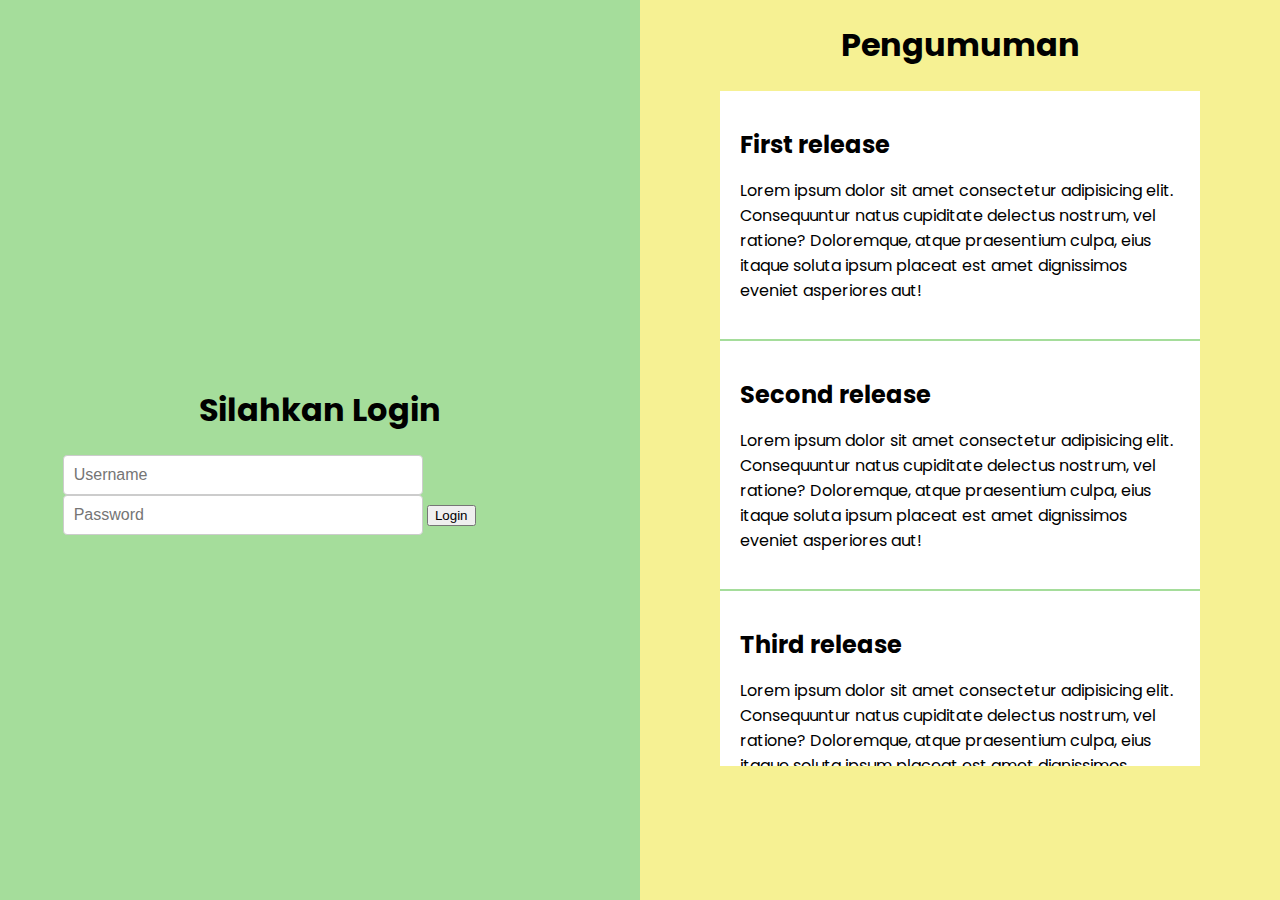
<file: index.html>
<!DOCTYPE html>
<html lang="en">
<head>
    <meta charset="UTF-8">
    <meta name="viewport" content="width=1, initial-scale=1.0">
    <title>AbsenceOS - Login</title>

    <!-- CSS Import -->
    <link rel="stylesheet" href="assets/css/loginStyle.css">

    <!-- Font Setup -->
    <link rel="preconnect" href="https://fonts.googleapis.com">
    <link rel="preconnect" href="https://fonts.gstatic.com" crossorigin>
    <link href="https://fonts.googleapis.com/css2?family=Poppins:ital,wght@0,100;0,200;0,300;0,400;0,500;0,600;0,700;0,800;0,900;1,100;1,200;1,300;1,400;1,500;1,600;1,700;1,800;1,900&display=swap" rel="stylesheet">

    <!-- Font Awesome 6.5.1 -->
    <link rel="stylesheet" 
    href="https://cdnjs.cloudflare.com/ajax/libs/font-awesome/6.5.1/css/all.min.css" integrity="sha512-DTOQO9RWCH3ppGqcWaEA1BIZOC6xxalwEsw9c2QQeAIftl+Vegovlnee1c9QX4TctnWMn13TZye+giMm8e2LwA==" 
    crossorigin="anonymous" 
    referrerpolicy="no-referrer" 
    />
</head>
<body>
    <section class="login-container">
        <h1>Silahkan Login</h1>
        <form action="auth.php" method="post">
            <label for="username"><i class="fas fa-user"></i>
            </label>
            <input type="text" name="username" placeholder="Username" id="username" required>
            <label for="password"><i class="fas fa-lock"></i></label>
            <input type="password" name="password" placeholder="Password" id="password" required>
            <input type="submit" value="Login">
        </form>
    </section>

    <aside class="announcement-side">
        <h1>Pengumuman</h1>
        <section class="announce-container">
            <div class="announce-item">
                <h1>First release</h1>
                <p>Lorem ipsum dolor sit amet consectetur adipisicing elit. Consequuntur natus cupiditate delectus nostrum, vel ratione? Doloremque, atque praesentium culpa, eius itaque soluta ipsum placeat est amet dignissimos eveniet asperiores aut!</p>
            </div>
            <div class="announce-item">
                <h1>Second release</h1>
                <p>Lorem ipsum dolor sit amet consectetur adipisicing elit. Consequuntur natus cupiditate delectus nostrum, vel ratione? Doloremque, atque praesentium culpa, eius itaque soluta ipsum placeat est amet dignissimos eveniet asperiores aut!</p>
            </div>
            <div class="announce-item">
                <h1>Third release</h1>
                <p>Lorem ipsum dolor sit amet consectetur adipisicing elit. Consequuntur natus cupiditate delectus nostrum, vel ratione? Doloremque, atque praesentium culpa, eius itaque soluta ipsum placeat est amet dignissimos eveniet asperiores aut!</p>
            </div>
            <div class="announce-item">
                <h1>Fourth release</h1>
                <p>Lorem ipsum dolor sit amet consectetur adipisicing elit. Consequuntur natus cupiditate delectus nostrum, vel ratione? Doloremque, atque praesentium culpa, eius itaque soluta ipsum placeat est amet dignissimos eveniet asperiores aut!</p>
            </div>
        </section>
    </aside>
</body>
</html>
</file>
<file: assets/css/loginStyle.css>
*,
*::before,
*::after {
    box-sizing: border-box;
}

body {
    font-family: "Poppins", sans-serif;
    margin: 0;
    display: flex;
    flex-direction: row;
    background-color: #A5DD9B;
}

input[type="text"],
input[type="password"] {
    padding: 10px;
    border: 1px solid #ccc;
    border-radius: 4px;
    font-size: 16px;
    outline: none;
    width: 70%;
}

input[type="text"]:focus {
    border-color: #2ea44f;
    box-shadow: 0 0 0 3px rgba(46, 164, 79, 0.4);
}

.login-container {
    display: flex;
    flex-direction: column;
    justify-content: center;
    align-items: center;
    text-align: left;
    width: 50vw;
    height: 100vh;
}

.login-container h1 {
    font-size: 2em;
}

.announcement-side {
    background-color: #F6F193;
    display: flex;
    flex-flow: column;
    align-items: center;
    width: 50vw;
    height: 100vh;
}

.announcement-side h1 {
    font-size: 2em;
}

.announce-container {
    background-color: white;
    display: flex;
    flex-flow: column;
    width: 75%;
    height: 75%;
    overflow-y: scroll;
}

.announce-item {
    padding: 20px;
    border-bottom: 2.5px solid#A5DD9B;
}

.announce-item h1 {
    font-size: 1.5em;
}
</file>
